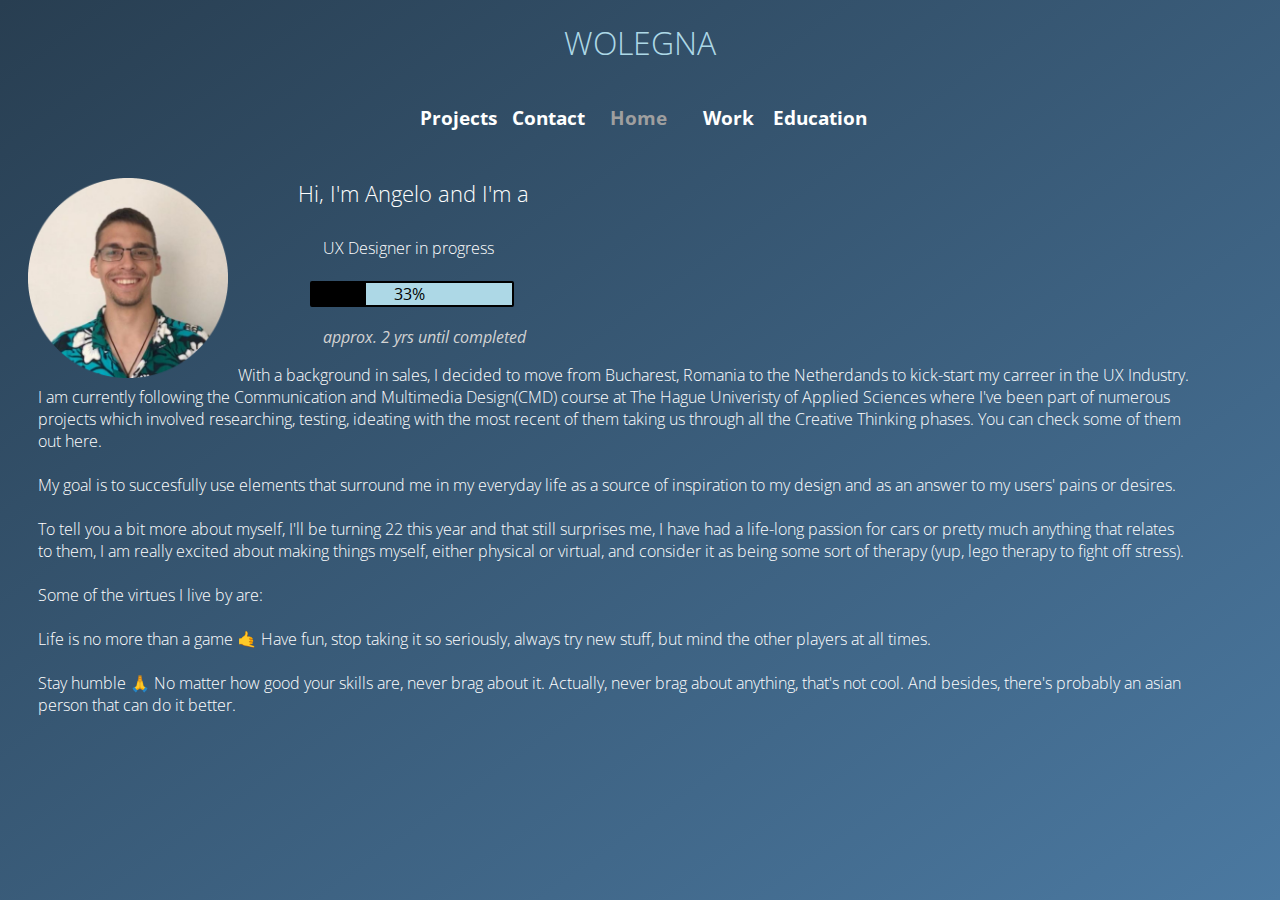
<file: index.htm>
<!DOCTYPE html>
<html lang ="en">
    <head>
        <meta charset="UTF-8">
        <meta name="viewport" content="width=device-width">
        <title>Angelo's</title>
        <link rel="stylesheet" href="styles.css">
        <link href="https://fonts.googleapis.com/css?family=Montserrat:400,500|Open+Sans:100,300,400|Roboto:400,500&display=swap" rel="stylesheet">
    </head>
    <body>
    <header>
        <h1>WOLEGNA</h1>
        <section class="navigation">
            <div class="navbtn"><a href="projects.htm" ><h3>Projects</h3></a></div>
            <div class="navbtn"><a href="contact.htm"><h3>Contact</h3></a></div>
            <div id="current" class="navbtn"><h3>Home</h3></div>
            <div class="navbtn"><a href="work.htm"><h3>Work</h3></a></div>
            <div class="navbtn"><a href="education.htm"><h3>Education</h3></a></div>
        </section>
    </header>
    <section class="middleside">
        <img src="images/Profile.png" alt="Profile">
        <h4>Hi, I'm Angelo and I'm a</h4>
        <div id="upside" class="hometext">UX Designer in progress</div> <br>
        <section class="loadingbar">
            <div class="loaded"></div>
            <div class="toload">&nbsp;&nbsp;&nbsp;&nbsp;&nbsp;&nbsp;&nbsp;33%</div>
        </section>
        <div class="loadingtext"><p><em>approx. 2 yrs until completed</em></p></div>
        <section class="hometext"> With a background in sales, I decided to move from Bucharest, Romania to the Netherdands to kick-start my carreer in the UX Industry. I am currently following the Communication and Multimedia Design(CMD) course at The Hague Univeristy of Applied Sciences where I've been part of numerous projects which involved researching, testing, ideating with the most recent of them taking us through all the Creative Thinking phases. You can check some of them out <a href="projects.htm">here</a>.<br><br>My goal is to succesfully use elements that surround me in my everyday life as a source of inspiration to my design and as an answer to my users' pains or desires. 
        <br><br> To tell you a bit more about myself, I'll be turning 22 this year and that still surprises me, I have had a life-long passion for cars or pretty much anything that relates to them, I am really excited about making things myself, either physical or virtual, and consider it as being some sort of therapy (yup, lego therapy to fight off stress).<br><br> Some of the virtues I live by are: <br><br> Life is no more than a game &#129305; Have fun, stop taking it so seriously, always try new stuff, but mind the other players at all times. <br> <br> Stay humble &#128591;  No matter how good your skills are, never brag about it. Actually, never brag about anything, that's not cool. And besides, there's probably an asian person that can do it better.</section>
    </section>
</body>
</html>
</file>
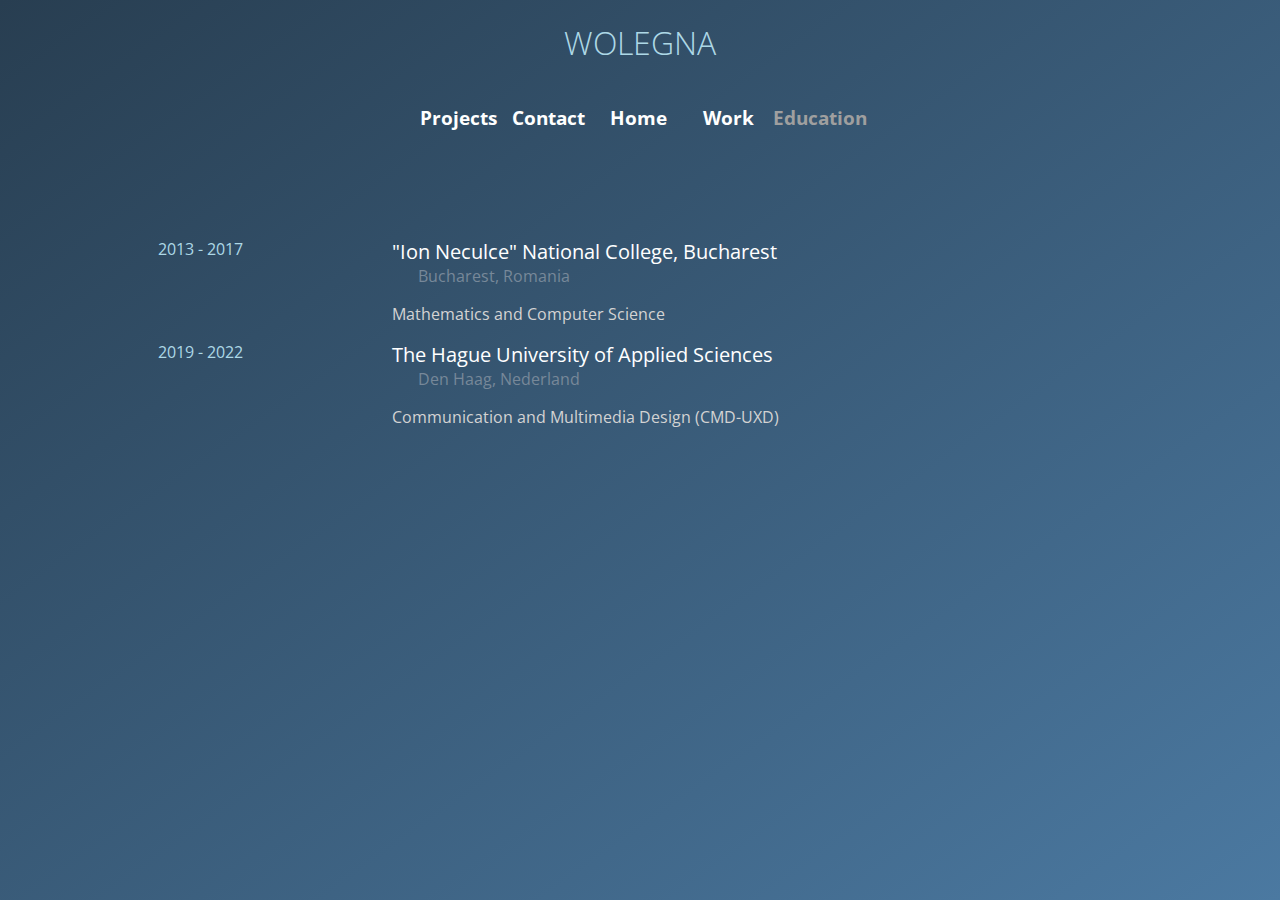
<file: education.htm>
<!DOCTYPE html>
<html lang ="en">
    <head>
        <meta charset="UTF-8">
        <meta name="viewport" content="width=device-width">
        <title>Angelo's Education</title>
        <link rel="stylesheet" href="styles.css">
        <link href="https://fonts.googleapis.com/css?family=Montserrat:400,500|Open+Sans:100,300,400|Roboto:400,500&display=swap" rel="stylesheet">
    </head>	
 <! -------- HEADER -------*/ -->
    <body>
    <header>
        <h1>WOLEGNA</h1>
        <section class="navigation">
            <div class="navbtn"><a href="projects.htm" ><h3>Projects</h3></a></div>
            <div class="navbtn"><a href="contact.htm"><h3>Contact</h3></a></div>
            <div class="navbtn"><a href="index.htm"><h3>Home</h3></a></div>
            <div class="navbtn"><a href="work.htm"><h3>Work</h3></a></div>
            <div id="current" class="navbtn"><h3>Education</h3></div>
        </section>
    </header>
		
<! -------- EDUCATION -------->
	<section class="list">
		<div class="edulist">2013 - 2017</div>
		<section class="edutext">		
		<div class="edutitle">"Ion Neculce" National College, Bucharest</div><div class="subtitle">Bucharest, Romania</div><p>Mathematics and Computer Science</p></section><br>
		<div class="edulist">2019 - 2022</div>
		<section class="edutext">
		<div class="edutitle">The Hague University of Applied Sciences</div><div class="subtitle">Den Haag, Nederland</div> <p>Communication and Multimedia Design (CMD-UXD)</p></section>	
	</section>
	</body>
</html>
</file>
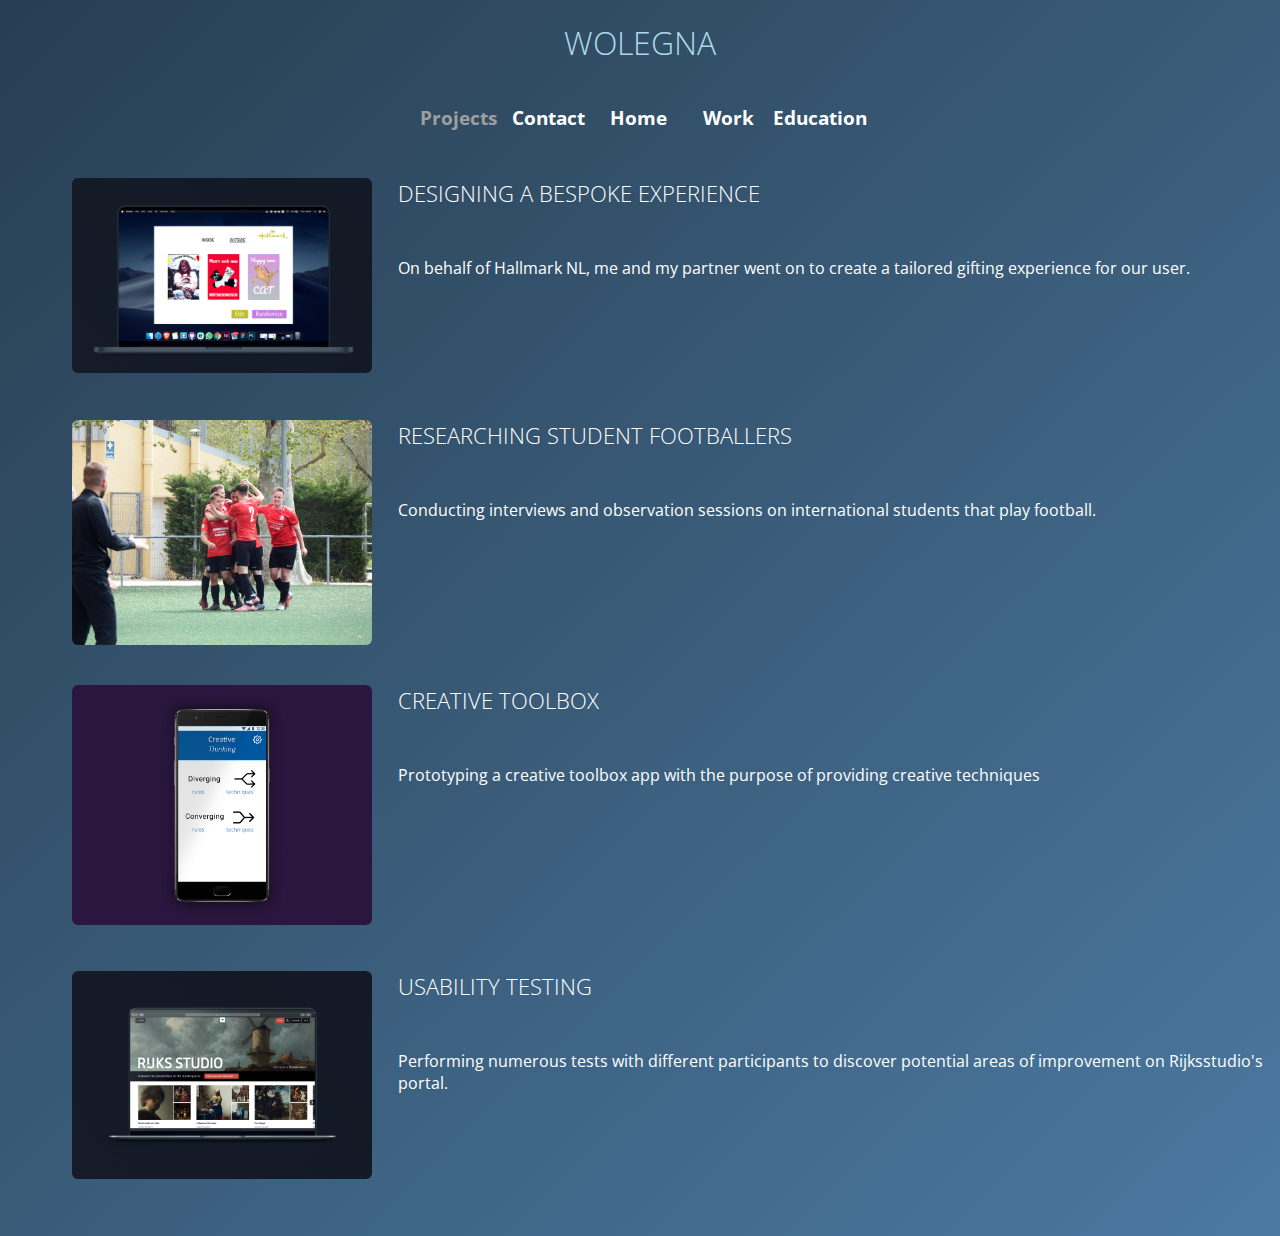
<file: projects.htm>
<!DOCTYPE html>
<html lang ="en">
    <head>
        <meta charset="UTF-8">
        <meta name="viewport" content="width=device-width">
        <title>Angelo's Projects</title>
        <link rel="stylesheet" href="styles.css">
        <link href="https://fonts.googleapis.com/css?family=Montserrat:400,500|Open+Sans:100,300,400|Roboto:400,500&display=swap" rel="stylesheet">
    </head>
    <body>
    <header>
        <h1>WOLEGNA</h1>
        <section class="navigation">
            <div id="current" class="navbtn"><h3>Projects</h3></div>
            <div class="navbtn"><a href="contact.htm"><h3>Contact</h3></a></div>
            <div class="navbtn"><a href="index.htm"><h3>Home</h3></a></div>
            <div class="navbtn"><a href="work.htm"><h3>Work</h3></a></div>
            <div class="navbtn"><a href="education.htm"><h3>Education</h3></a></div>        
        </section>
    </header>
		<section class="projectlist">
			<a href="bespoke.htm"><div class="projleft"><img src="images/bespokethumb.png" alt="Tumbnail 1">
			<h4>DESIGNING A BESPOKE EXPERIENCE</h4> 
			<div class="projlefttext">On behalf of Hallmark NL, me and my partner went on to create a tailored gifting experience for our user.</div>
			</div></a>
			
			<br><br><br><br><br><br>
			
			<a href="research.htm"><div class="projleft"> <img src="images/studfot.jpg" alt="thumbnail students"></div><h4>RESEARCHING STUDENT FOOTBALLERS</h4>
			<div class="projlefttext">Conducting interviews and observation sessions on international students that play football.</div></a><br><br><br><br><br><br><br>
			<a href="toolbox.htm"><div class="projleft">
				<img id="phone" src="images/phones.png" alt="thumbnail students"></div><h4>CREATIVE TOOLBOX</h4>
				<div class="projlefttext">Prototyping a creative toolbox app with the purpose of providing creative techniques</div></a>
				<br><br><br><br><br><br><br><br>
			<a href="usability.htm">
			<div class="projleft"> <img id="phone" src="images/rijksthumb.png" alt="thumbnail students"></div><h4>USABILITY TESTING</h4>
			<div class="projlefttext">Performing numerous tests with different participants to discover potential areas of improvement on Rijksstudio's portal.</div> </a>
			<br><br><br><br><br><br><br>
		</section>
	</body>
</html>
</file>
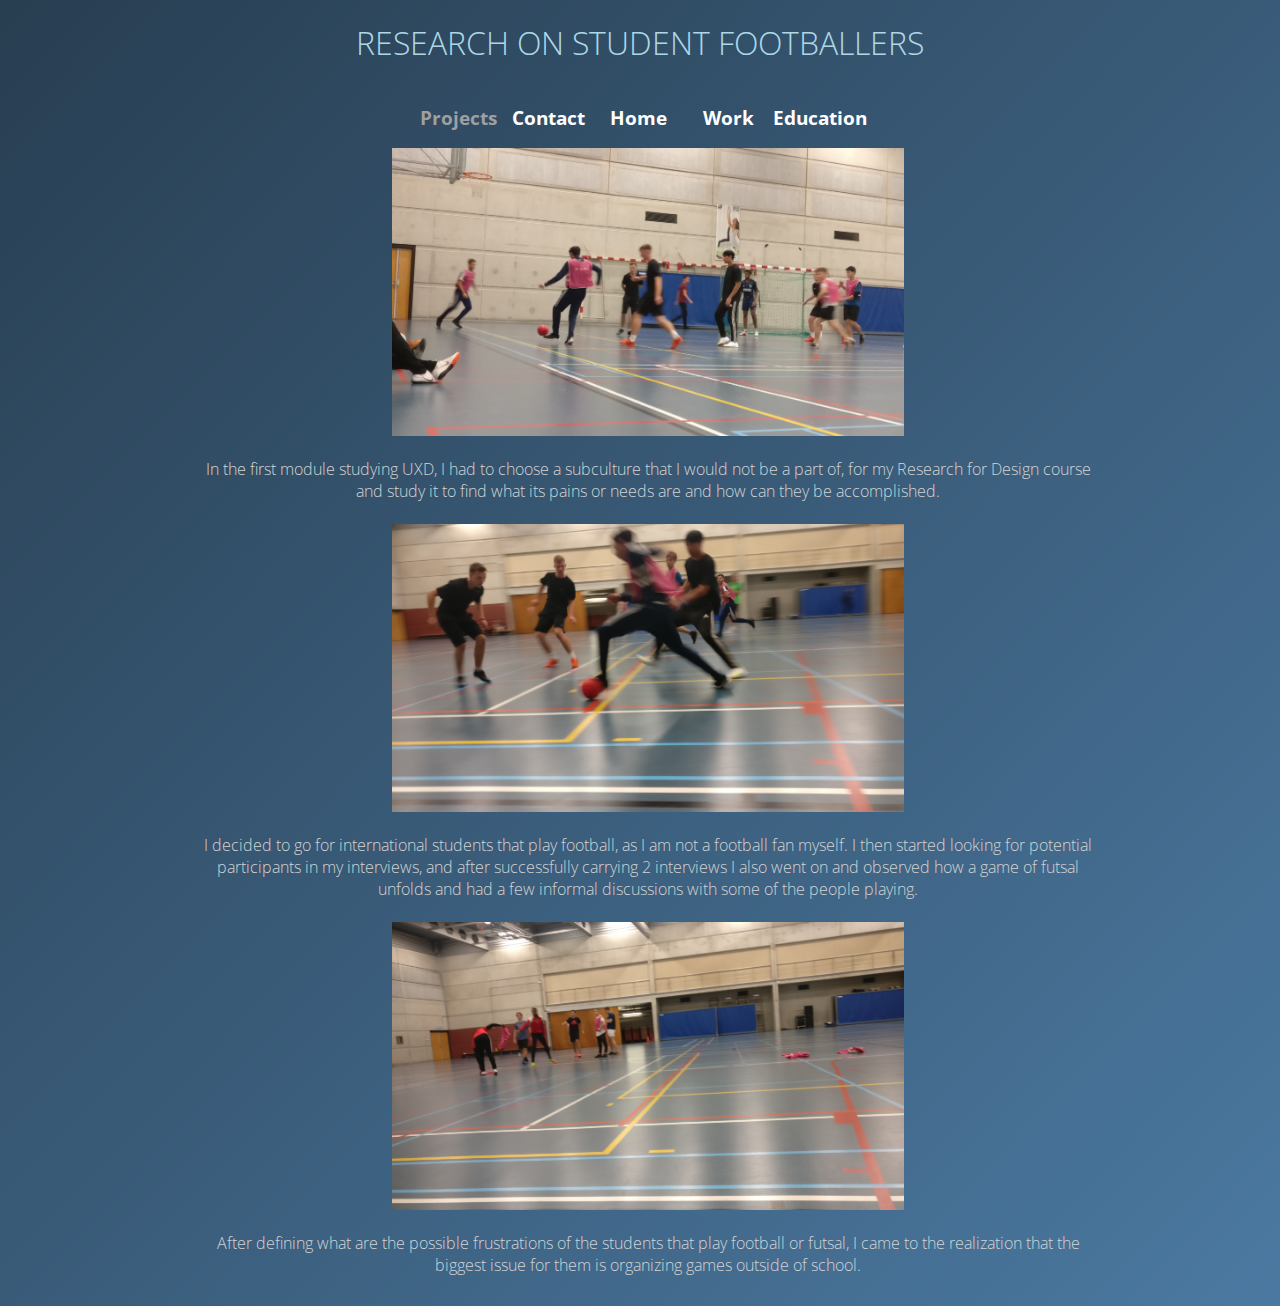
<file: research.htm>
<!DOCTYPE html>
<html lang ="en">
    <head>
        <meta charset="UTF-8">
        <meta name="viewport" content="width=device-width">
        <title>Angelo's Projects</title>
        <link rel="stylesheet" href="styles.css">
        <link href="https://fonts.googleapis.com/css?family=Montserrat:400,500|Open+Sans:100,300,400|Roboto:400,500&display=swap" rel="stylesheet">
    </head>
    <body>
    <header>
        <h1>RESEARCH ON STUDENT FOOTBALLERS</h1>
        <section class="navigation">
            <div id="current" class="navbtn"><h3>Projects</h3></div>
            <div class="navbtn"><a href="contact.htm"><h3>Contact</h3></a></div>
            <div class="navbtn"><a href="index.htm"><h3>Home</h3></a></div>
            <div class="navbtn"><a href="work.htm"><h3>Work</h3></a></div>
            <div class="navbtn"><a href="education.htm"><h3>Education</h3></a></div>   
        </section>
		<section class="content">
		<div class="projimg"><img src="images/research1.jpg"></div>
		<div class="projtext">
		<br>
		In the first module studying UXD, I had to choose a subculture that I would not be a part of,  for my Research for Design course and study it to find what its pains or needs are and how can they be accomplished.</div>
		<br>
		<div class="projimg"><img src="images/research2.jpg"></div>
		<div class="projtext">
		<br>
		I decided to go for international students that play football, as I am not a football fan myself. I then started looking for potential participants in my interviews, and after successfully carrying 2 interviews I also went on and observed how a game of futsal unfolds and had a few informal discussions with some of the people playing.</div> 
		<br>
		<div class="projimg"><img src="images/research3.jpg"> </div>
		<br>
		<div class="projtext">
		After defining what are the possible frustrations of the students that play football or futsal, I came to the realization that the biggest issue for them is organizing games outside of school.</div>
		<br>
		</section>
    </header>
	</body>
</html>
</file>
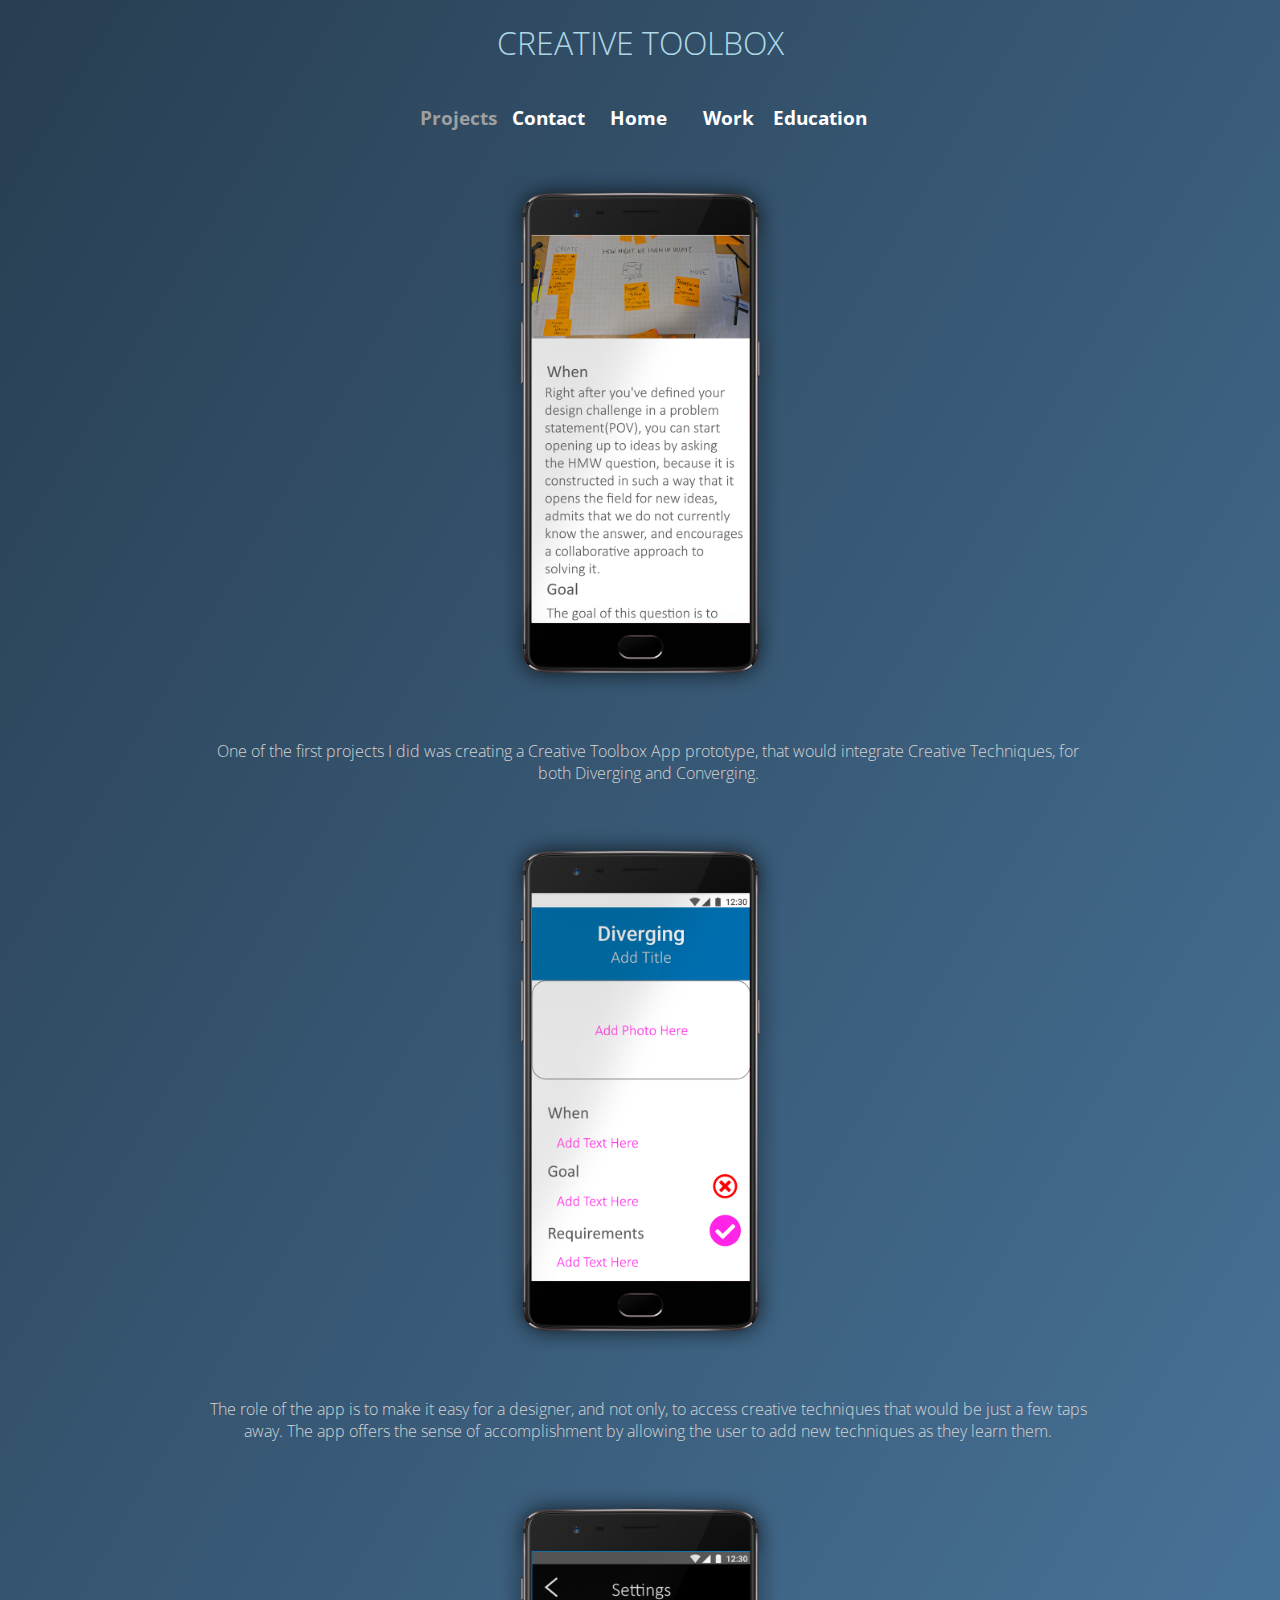
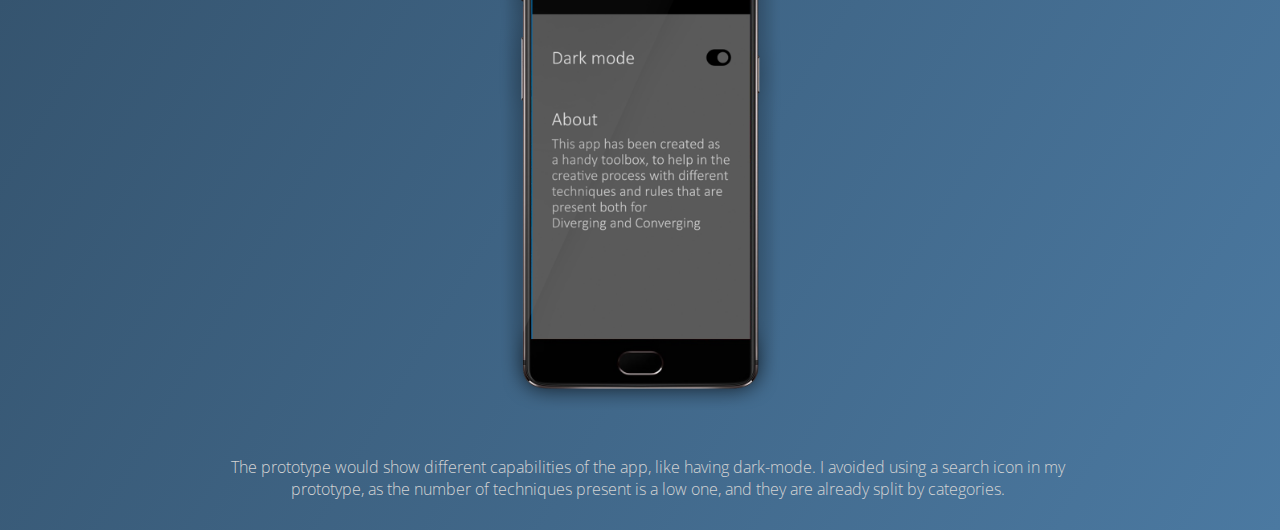
<file: toolbox.htm>
<!DOCTYPE html>
<html lang ="en">
    <head>
        <meta charset="UTF-8">
        <meta name="viewport" content="width=device-width">
        <title>Angelo's Projects</title>
        <link rel="stylesheet" href="styles.css">
        <link href="https://fonts.googleapis.com/css?family=Montserrat:400,500|Open+Sans:100,300,400|Roboto:400,500&display=swap" rel="stylesheet">
    </head>
    <body>
    <header>
        <h1>CREATIVE TOOLBOX</h1>
        <section class="navigation">
            <div id="current" class="navbtn"><h3>Projects</h3></div>
            <div class="navbtn"><a href="contact.htm"><h3>Contact</h3></a></div>
            <div class="navbtn"><a href="index.htm"><h3>Home</h3></a></div>
            <div class="navbtn"><a href="work.htm"><h3>Work</h3></a></div>
            <div class="navbtn"><a href="education.htm"><h3>Education</h3></a></div>   
        </section>
		<section class="content">
		<div class="projimg"><img src="images/toolbox1.png"></div>
		<div class="projtext">
		<br>
		One of the first projects I did was creating a Creative Toolbox App prototype, that would integrate Creative Techniques, for both Diverging and Converging.</div>
		<br>
		<div class="projimg"><img src="images/toolbox2.png"></div>
		<div class="projtext">
		<br>
		The role of the app is to make it easy for a designer, and not only, to access creative techniques that would be just a few taps away. The app offers the sense of accomplishment by allowing the user to add new techniques as they learn them.</div> 
		<br>
		<div class="projimg"><img src="images/toolbox3.png"> </div>
		<br>
		<div class="projtext">
		The prototype would show different capabilities of the app, like having dark-mode. I avoided using a search icon in my prototype, as the number of techniques present is a low one, and they are already split by categories.</div>
		<br>
		</section>
    </header>
	</body>
</html>
</file>
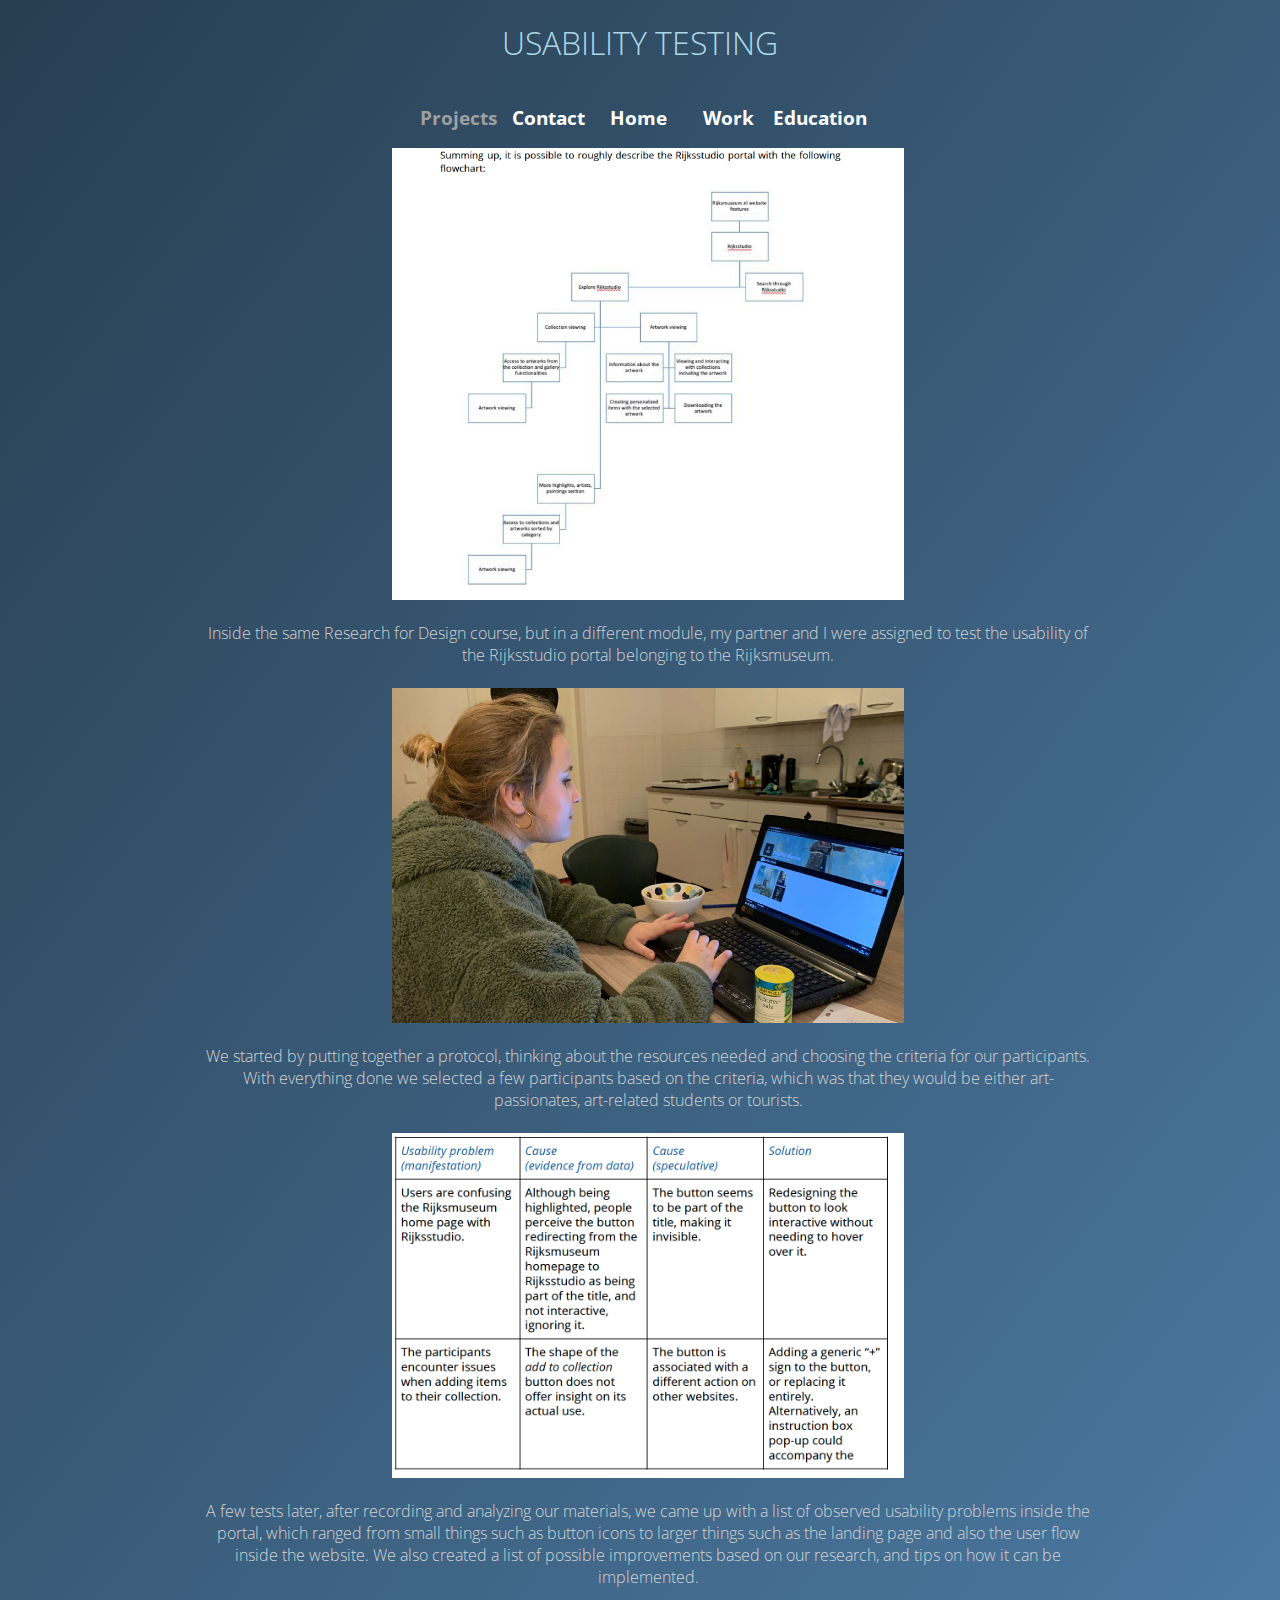
<file: usability.htm>
<!DOCTYPE html>
<html lang ="en">
    <head>
        <meta charset="UTF-8">
        <meta name="viewport" content="width=device-width">
        <title>Angelo's Projects</title>
        <link rel="stylesheet" href="styles.css">
        <link href="https://fonts.googleapis.com/css?family=Montserrat:400,500|Open+Sans:100,300,400|Roboto:400,500&display=swap" rel="stylesheet">
    </head>
    <body>
    <header>
        <h1>USABILITY TESTING</h1>
        <section class="navigation">
            <div id="current" class="navbtn"><h3>Projects</h3></div>
            <div class="navbtn"><a href="contact.htm"><h3>Contact</h3></a></div>
            <div class="navbtn"><a href="index.htm"><h3>Home</h3></a></div>
            <div class="navbtn"><a href="work.htm"><h3>Work</h3></a></div>
            <div class="navbtn"><a href="education.htm"><h3>Education</h3></a></div>   
        </section>
		<section class="content">
		<div class="projimg"><img src="images/usability1.png"></div>
		<div class="projtext">
		<br>
		Inside the same Research for Design course, but in a different module, my partner and I were assigned to test the usability of the Rijksstudio portal belonging to the Rijksmuseum.</div>
		<br>
		<div class="projimg"><img src="images/usability2.png"></div>
		<div class="projtext">
		<br>
		We started by putting together a protocol, thinking about the resources needed and choosing the criteria for our participants. With everything done we selected a few participants based on the criteria, which was that they would be either art-passionates, art-related students or tourists. </div> 
		<br>
		<div class="projimg"><img src="images/usability3.png"> </div>
		<br>
		<div class="projtext">
		A few tests later, after recording and analyzing our materials, we came up with a list of observed usability problems inside the portal, which ranged from small things such as button icons to larger things such as the landing page and also the user flow inside the website. We also created a list of possible improvements based on our research, and tips on how it can be implemented.</div>
		<br>
		</section>
    </header>
	</body>
</html>
</file>
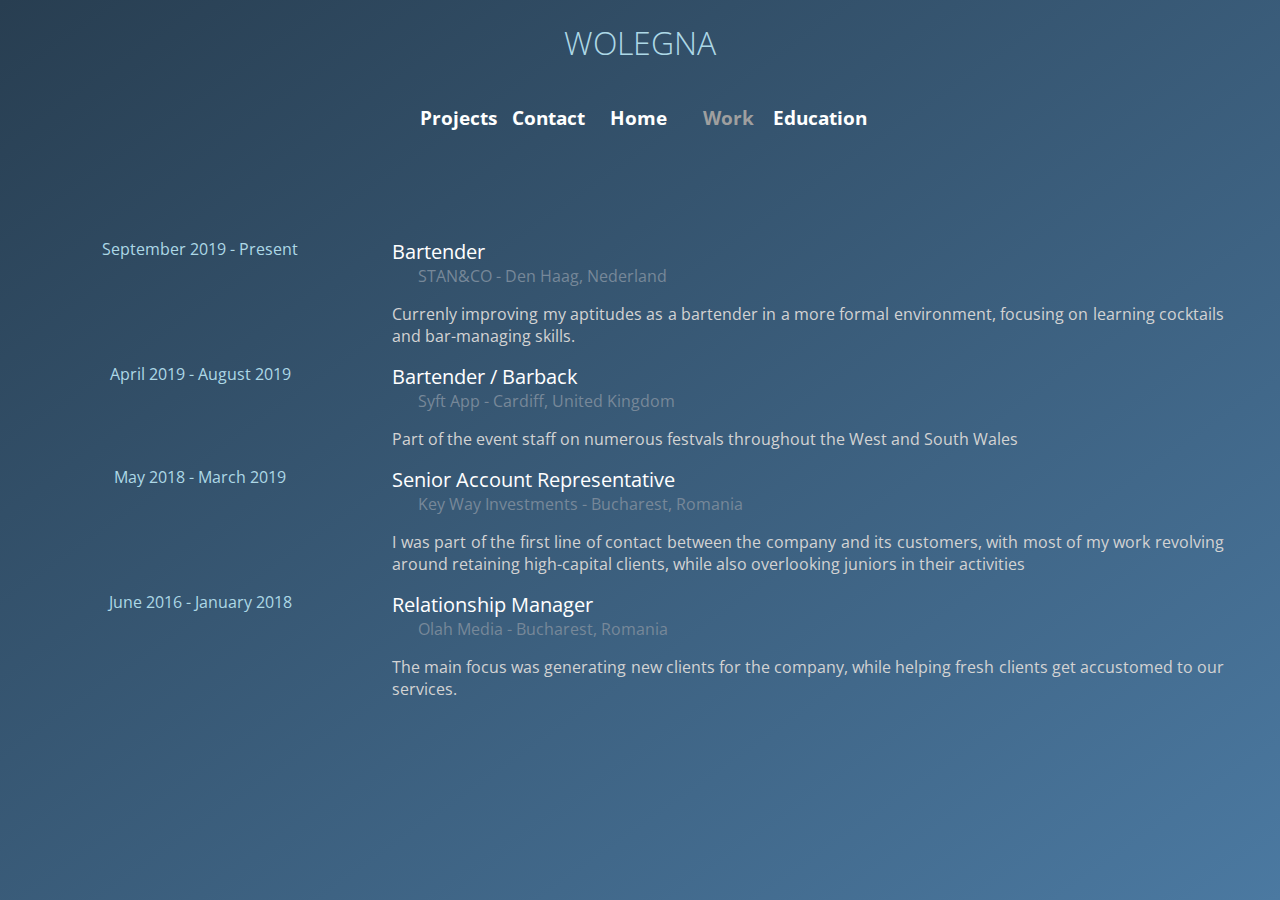
<file: work.htm>
<!DOCTYPE html>
<html lang ="en">
    <head>
        <meta charset="UTF-8">
        <meta name="viewport" content="width=device-width">
        <title>Angelo's Work Experience</title>
        <link rel="stylesheet" href="styles.css">
        <link href="https://fonts.googleapis.com/css?family=Montserrat:400,500|Open+Sans:100,300,400|Roboto:400,500&display=swap" rel="stylesheet">
    </head>	
 <! -------- HEADER ------- -->
    <body>
    <header>
        <h1>WOLEGNA</h1>
        <section class="navigation">
            <div class="navbtn"><a href="projects.htm" ><h3>Projects</h3></a></div>
            <div class="navbtn"><a href="contact.htm"><h3>Contact</h3></a></div>
            <div class="navbtn"><a href="index.htm"><h3>Home</h3></a></div>
			<div id="current"class="navbtn"><h3>Work</h3></div>
            <div class="navbtn"><a href ="education.htm"><h3>Education</h3></a></div>
        </section>
    </header>
		
<! -------- WORK -------->
	<section class="list">
		<div class="edulist"> September 2019 - Present </div>
		<section class="edutext">
		<div class="edutitle">Bartender</div><div class="subtitle">STAN&amp;CO - Den Haag, Nederland </div> <p>Currenly improving my aptitudes as a bartender in a more formal environment, focusing on learning cocktails and bar-managing skills.</p>	</section><div class="edulist"> April 2019 - August 2019 </div>
		<section class="edutext">
		<div class="edutitle">Bartender / Barback</div><div class="subtitle">Syft App - Cardiff, United Kingdom </div> <p>Part of the event staff on numerous festvals throughout the West and South Wales</p>	</section>
		<div class="edulist">May 2018 - March 2019</div>
		<section class="edutext">	
		<div class="edutitle">Senior Account Representative</div><div class="subtitle">Key Way Investments - Bucharest, Romania</div><p>I was part of the first line of contact between the company and its customers, with most of my work revolving around retaining high-capital clients, while also overlooking juniors in their activities </p></section>
		<div class="edulist">June 2016 - January 2018</div>
		<section class="edutext">
		<div class="edutitle">Relationship Manager</div><div class="subtitle">Olah Media - Bucharest, Romania</div><p>The main focus was generating new clients for the company, while helping fresh clients get accustomed to our services.</p></section>
	</section>
	</body>
</html>
</file>
<file: styles.css>
html {background-image: linear-gradient(to top left, #4B79A1, #283E51); 
min-height: 100vh; 
max-height: auto;
}
header {
    text-align: center;
    color: lightblue;
    font-family: 'Open Sans', sans-serif;
    font-weight:300;
}
body {
    font-family: 'Open Sans', sans-serif;
}
h1 {
    font-weight: 100;
}

h3 {
	position: relative;
	text-align: center;
}
h4 {
    padding: 0;
    position: relative;
    left: 7vw;
    font-size: 22px;
    font-family: 'Open Sans', sans-serif;
    color: white;
    font-weight: 300;	
	max-width: 92vw;
}

p {
	font-size: 16px;
	color: lightgray;
}
a {
    text-decoration: none;
    color:white;
}
a:hover{
    color:gray;
}
.navigation{
    position: relative;
    display:flex;
    flex-wrap: wrap;
    align-content: center;
    justify-content: center;
    text-align: center;
    font-style: normal;
    color: beige;
	
}

.navbtn {
    font-family: 'Open Sans', sans-serif;
    flex: 0 1 90px;
    font-weight: 100;
}
}
.middleside {
    font-family: 'Montserrat', sans-serif;
    position: relative;
    left: 30px;
}
.middleside img{
    width: 200px;
    float: left;
    position: relative;
    left: 20px;
}
.hometext {
    position: relative;
    left: 30px;
    width:90vw;
    color: white;
    font-weight: 100;
}
#current.navbtn {
    color: #9f9f9f;
}
#upside.hometext {
    left: 9vw;
}
.loadingtext{
    position: relative;
    left: 9vw;
}

.loadingbar {
    position: relative;
    display: inline-flex;
    left:8vw;
    width: 200px;
    border-color: black;
    border: 2px solid;
    border-radius: 2px;
    flex: 1 1 300px;
}

.loaded {
    background: black;
    width: 54px;
}
.toload {
    background: lightblue;
    width: 146px;
}

.contact{
	position: relative;
	left: 9vw;
}
.icons{
	color: lightgray;
	font-size: 1.5em;
	
}
.linebreak {
	width: 100vw;
}
.list {
	position: relative;
	display: inline-flex;
	top: 10vh;
	flex-wrap: wrap;
	flex-flow: row wrap;	
}
.edutitle {
	font-size: 20px;
	color:white;
}

.edutext {
	position: relative;
	text-align: justify;
	width: 65vw;
}
.edulist {
	position: relative;
	text-align: center;
	width:30vw;
	color: lightblue

}
.subtitle {
	position: relative;
	left: 2vw;
	color: lightslategray;
}

.projleft img {
	position: relative;
	float: left;
	left: 5vw;
	width: 300px;
	border-radius: 6px;
}

.projlefttext {
	position: relative;
	left: 7vw;
	top: 20px;
	max-width: 92vw; 
}
.projtext {
	position: relative;
	text-align: center;
	max-width: 70vw;
	left: 15vw;
	color: lightgray;
}
.projimg img {
	display: block;
	position: relative;
	left: 30vw;
	width: 40vw;	
}
.content {
	position: relative;
}
</file>
